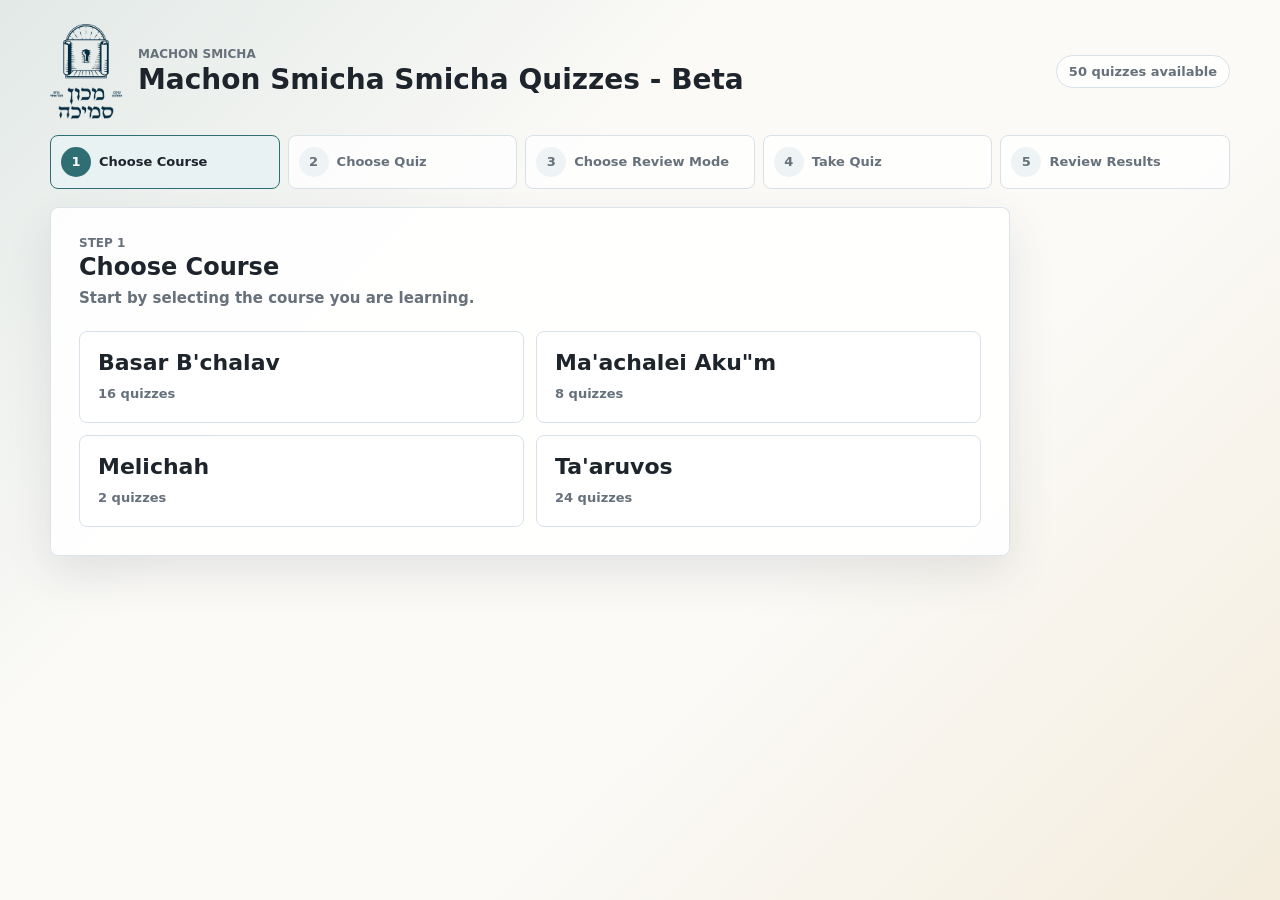
<file: index.html>
<!doctype html>
<html lang="en">
  <head>
    <meta charset="utf-8" />
    <meta name="viewport" content="width=device-width, initial-scale=1" />
    <title>Machon Smicha Quiz Beta</title>
    <link rel="stylesheet" href="styles.css" />
  </head>
  <body>
    <div class="app-shell">
      <header class="topbar">
        <div class="brand">
          <div class="brand-mark">
            <img src="assets/machon-smicha-logo.png" alt="Machon Smicha" />
          </div>
          <div>
            <p class="eyebrow">Machon Smicha</p>
            <h1>Machon Smicha Smicha Quizzes - Beta</h1>
          </div>
        </div>
        <div class="topbar-actions">
          <button class="secondary-action home-action hidden" id="homeButton" type="button">Home</button>
          <div class="status-pill" id="bankStatus">Loading quizzes</div>
        </div>
      </header>

      <nav class="student-path" aria-label="Quiz steps">
        <ol>
          <li class="is-active" data-path-step="course">
            <span>1</span>
            <strong>Choose Course</strong>
          </li>
          <li data-path-step="quiz">
            <span>2</span>
            <strong>Choose Quiz</strong>
          </li>
          <li data-path-step="review">
            <span>3</span>
            <strong>Choose Review Mode</strong>
          </li>
          <li data-path-step="take">
            <span>4</span>
            <strong>Take Quiz</strong>
          </li>
          <li data-path-step="results">
            <span>5</span>
            <strong>Review Results</strong>
          </li>
        </ol>
      </nav>

      <main>
        <section class="panel setup-panel" id="setupPanel">
          <div class="panel-heading">
            <div>
              <p class="eyebrow">Step 1</p>
              <h2>Choose Course</h2>
              <p class="panel-subtext">Start by selecting the course you are learning.</p>
            </div>
          </div>

          <div class="course-list" id="courseList"></div>

          <section class="course-quiz-panel hidden" id="courseQuizPanel">
            <div class="course-panel-top">
              <div>
                <p class="eyebrow">Step 2</p>
                <h3 id="selectedCourseTitle">Course</h3>
                <p id="selectedCourseMeta"></p>
              </div>
              <button class="secondary-action" id="backToCoursesButton" type="button">Back to Courses</button>
            </div>

            <div class="quiz-list" id="quizList"></div>

            <section class="start-panel hidden" id="startPanel">
              <div>
                <p class="eyebrow">Step 3</p>
                <h3 id="chosenQuizTitle">Quiz</h3>
                <p>Choose how you want to review answers, then start the quiz.</p>
              </div>

              <fieldset class="review-mode">
                <legend>Answer Review</legend>
                <label class="mode-choice">
                  <input type="radio" name="reviewMode" value="immediate" checked />
                  <span>
                    <strong>After each question</strong>
                    <small>Check each answer before moving on.</small>
                  </span>
                </label>
                <label class="mode-choice">
                  <input type="radio" name="reviewMode" value="end" />
                  <span>
                    <strong>At the end</strong>
                    <small>Finish the quiz first, then review everything.</small>
                  </span>
                </label>
              </fieldset>

              <button class="primary-action" id="startSelectedQuizButton" type="button">Start Quiz</button>
            </section>
          </section>
        </section>

        <section class="panel quiz-panel hidden" id="quizPanel">
          <div class="quiz-topline">
            <div>
              <p class="eyebrow">Step 4 · <span id="quizCourse">Course</span></p>
              <h2 id="quizTitle">Quiz</h2>
            </div>
            <div class="progress-box">
              <span id="progressText">1 / 1</span>
              <div class="progress-track"><div id="progressBar"></div></div>
            </div>
          </div>

          <div class="question-card">
            <div class="question-meta">
              <span id="difficultyBadge">Easy</span>
            </div>
            <h3 id="questionText"></h3>
            <div class="options-list" id="optionsList"></div>
          </div>

          <div class="quiz-actions">
            <button class="secondary-action" id="backButton" type="button">Previous Question</button>
            <button class="primary-action" id="nextButton" type="button">Next</button>
          </div>
        </section>

        <section class="results-panel hidden" id="resultsPanel">
          <div class="results-hero">
            <div>
              <p class="eyebrow">Step 5</p>
              <h2 id="scoreTitle"></h2>
              <p id="scoreSubtext"></p>
            </div>
            <button class="secondary-action" id="newAttemptButton" type="button">Retake Quiz</button>
          </div>

          <div class="review-list" id="reviewList"></div>
        </section>
      </main>
    </div>

    <script src="app.js" type="module"></script>
  </body>
</html>
</file>
<file: styles.css>
:root {
  color-scheme: light;
  --ink: #1d242b;
  --muted: #66717c;
  --line: #d9e1e8;
  --paper: #fbfaf7;
  --surface: #ffffff;
  --accent: #2f6f73;
  --accent-dark: #1e5558;
  --gold: #c79a40;
  --green: #2f7d54;
  --red: #a64242;
  --blue-soft: #e8f2f3;
  --gold-soft: #fbf3df;
  --red-soft: #f9e9e6;
  --green-soft: #e7f4ec;
  font-family: Inter, ui-sans-serif, system-ui, -apple-system, BlinkMacSystemFont, "Segoe UI", sans-serif;
}

* {
  box-sizing: border-box;
}

body {
  margin: 0;
  min-height: 100vh;
  background:
    linear-gradient(135deg, rgba(47, 111, 115, 0.12), transparent 34%),
    linear-gradient(315deg, rgba(199, 154, 64, 0.14), transparent 38%),
    var(--paper);
  color: var(--ink);
}

button,
select {
  font: inherit;
}

button {
  cursor: pointer;
}

.app-shell {
  width: min(1180px, calc(100% - 32px));
  margin: 0 auto;
  padding: 24px 0 48px;
}

.topbar {
  display: flex;
  align-items: center;
  justify-content: space-between;
  gap: 20px;
  margin-bottom: 16px;
}

.brand {
  display: flex;
  align-items: center;
  gap: 16px;
}

.brand-mark {
  width: 72px;
  min-width: 72px;
  display: flex;
  align-items: center;
  justify-content: center;
}

.brand-mark img {
  display: block;
  width: 72px;
  height: auto;
}

.eyebrow {
  margin: 0 0 4px;
  color: var(--muted);
  font-size: 12px;
  font-weight: 700;
  letter-spacing: 0;
  text-transform: uppercase;
}

h1,
h2,
h3,
p {
  margin-top: 0;
}

h1 {
  margin-bottom: 0;
  font-size: 28px;
  line-height: 1.1;
}

h2 {
  margin-bottom: 0;
  font-size: 24px;
  line-height: 1.15;
}

h3 {
  font-size: 24px;
  line-height: 1.3;
}

.status-pill,
.metric,
.question-meta span {
  border: 1px solid var(--line);
  background: rgba(255, 255, 255, 0.76);
  border-radius: 999px;
  padding: 8px 12px;
  color: var(--muted);
  font-size: 13px;
  font-weight: 700;
}

.topbar-actions {
  display: flex;
  align-items: center;
  gap: 10px;
}

.home-action {
  min-height: 38px;
  padding: 0 14px;
}

main {
  display: grid;
  gap: 18px;
}

.student-path {
  margin-bottom: 18px;
}

.student-path ol {
  display: grid;
  grid-template-columns: repeat(5, minmax(0, 1fr));
  gap: 8px;
  margin: 0;
  padding: 0;
  list-style: none;
}

.student-path li {
  display: grid;
  grid-template-columns: 30px 1fr;
  gap: 8px;
  align-items: center;
  min-height: 54px;
  border: 1px solid var(--line);
  border-radius: 8px;
  padding: 10px;
  background: rgba(255, 255, 255, 0.78);
  color: var(--muted);
}

.student-path span {
  display: inline-grid;
  place-items: center;
  width: 30px;
  height: 30px;
  border-radius: 999px;
  background: #eef3f5;
  color: var(--muted);
  font-size: 13px;
  font-weight: 900;
}

.student-path strong {
  font-size: 13px;
  line-height: 1.2;
}

.student-path li.is-active {
  border-color: var(--accent);
  background: var(--blue-soft);
  color: var(--ink);
}

.student-path li.is-active span {
  background: var(--accent);
  color: #fff;
}

.student-path li.is-complete {
  border-color: #d7dde2;
  background: rgba(236, 240, 243, 0.78);
  color: #8a949e;
}

.student-path li.is-complete span {
  background: #a8b1ba;
  color: #fff;
}

.panel,
.results-panel {
  background: rgba(255, 255, 255, 0.88);
  border: 1px solid rgba(217, 225, 232, 0.9);
  border-radius: 8px;
  box-shadow: 0 18px 45px rgba(55, 69, 79, 0.12);
}

.setup-panel {
  padding: 28px;
  max-width: 960px;
}

.panel-heading,
.quiz-topline,
.results-hero {
  display: flex;
  justify-content: space-between;
  gap: 24px;
  align-items: flex-start;
}

.panel-subtext {
  margin: 8px 0 0;
  color: var(--muted);
  font-size: 15px;
  font-weight: 700;
}

.field-label {
  display: block;
  margin: 28px 0 8px;
  color: var(--muted);
  font-weight: 700;
  font-size: 13px;
}

.quiz-summary {
  display: grid;
  grid-template-columns: repeat(4, minmax(0, 1fr));
  gap: 10px;
  margin: 18px 0 24px;
}

.summary-tile {
  min-height: 76px;
  border: 1px solid var(--line);
  border-radius: 8px;
  padding: 12px;
  background: #fff;
}

.summary-tile strong {
  display: block;
  margin-bottom: 6px;
  font-size: 20px;
}

.summary-tile span {
  color: var(--muted);
  font-size: 13px;
}

.quiz-list {
  display: grid;
  gap: 12px;
  margin-top: 24px;
}

.course-list {
  display: grid;
  grid-template-columns: repeat(2, minmax(0, 1fr));
  gap: 12px;
  margin-top: 24px;
}

.course-card {
  display: grid;
  gap: 6px;
  min-height: 92px;
  border: 1px solid var(--line);
  border-radius: 8px;
  padding: 18px;
  background: #fff;
  color: var(--ink);
  text-align: left;
  transition:
    border-color 0.15s ease,
    background 0.15s ease,
    transform 0.15s ease;
}

.course-card span {
  font-size: 22px;
  font-weight: 900;
  line-height: 1.2;
}

.course-card small {
  color: var(--muted);
  font-size: 13px;
  font-weight: 800;
}

.course-card:hover,
.course-card.is-active {
  border-color: var(--accent);
  background: var(--blue-soft);
}

.course-card:hover {
  transform: translateY(-1px);
}

.course-quiz-panel {
  margin-top: 18px;
  border-top: 1px solid var(--line);
  padding-top: 22px;
}

.course-panel-top {
  display: flex;
  justify-content: space-between;
  gap: 18px;
  align-items: flex-start;
}

#selectedCourseTitle {
  margin-bottom: 4px;
}

#selectedCourseMeta {
  margin-bottom: 0;
  color: var(--muted);
  font-size: 14px;
  font-weight: 800;
}

.review-mode {
  display: grid;
  grid-template-columns: repeat(2, minmax(0, 1fr));
  gap: 10px;
  border: 0;
  margin: 20px 0 0;
  padding: 0;
}

.review-mode legend {
  grid-column: 1 / -1;
  margin-bottom: 8px;
  color: var(--muted);
  font-size: 13px;
  font-weight: 900;
}

.mode-choice {
  display: grid;
  grid-template-columns: 28px 1fr;
  gap: 10px;
  align-items: start;
  min-height: 72px;
  border: 1px solid var(--line);
  border-radius: 8px;
  padding: 13px;
  background: #fff;
}

.mode-choice:has(input:checked) {
  border-color: var(--accent);
  background: var(--blue-soft);
}

.mode-choice input {
  width: 18px;
  height: 18px;
  margin: 3px 0 0;
  accent-color: var(--accent);
}

.mode-choice strong,
.mode-choice small {
  display: block;
}

.mode-choice strong {
  margin-bottom: 3px;
}

.mode-choice small {
  color: var(--muted);
  line-height: 1.35;
}

.start-panel {
  display: grid;
  gap: 16px;
  margin-top: 18px;
  border: 1px solid var(--line);
  border-radius: 8px;
  padding: 16px;
  background: #fff;
}

.start-panel h3 {
  margin-bottom: 0;
  font-size: 20px;
}

.start-panel p {
  margin: 6px 0 0;
  color: var(--muted);
  font-size: 14px;
  font-weight: 700;
}

.start-panel .review-mode {
  margin-top: 0;
}

.start-panel .primary-action {
  justify-self: start;
}

.quiz-choice {
  display: grid;
  grid-template-columns: minmax(0, 1fr) auto;
  gap: 18px;
  align-items: center;
  border: 1px solid var(--line);
  border-radius: 8px;
  padding: 16px;
  background: #fff;
  transition:
    border-color 0.15s ease,
    background 0.15s ease;
}

.quiz-choice.is-selected {
  border-color: var(--accent);
  background: var(--blue-soft);
}

.quiz-choice h3 {
  margin-bottom: 4px;
  font-size: 19px;
}

.quiz-choice p {
  margin-bottom: 0;
  color: var(--muted);
  font-size: 14px;
  font-weight: 700;
}

.quiz-details {
  display: flex;
  flex-wrap: wrap;
  gap: 7px;
  color: var(--muted);
  font-size: 12px;
  font-weight: 700;
}

.quiz-details span {
  border: 1px solid var(--line);
  border-radius: 999px;
  padding: 5px 8px;
  background: #fbfdfe;
}

.primary-action,
.secondary-action {
  min-height: 44px;
  border-radius: 6px;
  padding: 0 18px;
  font-weight: 800;
}

.primary-action:focus-visible,
.secondary-action:focus-visible,
.course-card:focus-visible,
.mode-choice:focus-within,
.option-card:focus-within {
  outline: 3px solid rgba(47, 111, 115, 0.24);
  outline-offset: 2px;
}

.primary-action {
  border: 1px solid var(--accent-dark);
  background: var(--accent);
  color: white;
}

.primary-action:disabled {
  opacity: 0.48;
  cursor: not-allowed;
}

.secondary-action:disabled {
  opacity: 0.48;
  cursor: not-allowed;
}

.secondary-action {
  border: 1px solid var(--line);
  background: white;
  color: var(--ink);
}

.quiz-panel {
  padding: 24px;
}

.progress-box {
  min-width: 220px;
  text-align: right;
  color: var(--muted);
  font-weight: 800;
}

.progress-track {
  height: 8px;
  width: 100%;
  background: #e8edf1;
  border-radius: 999px;
  margin-top: 10px;
  overflow: hidden;
}

#progressBar {
  height: 100%;
  width: 0%;
  background: var(--accent);
}

.question-card {
  margin-top: 22px;
  padding: 24px;
  background: #fff;
  border: 1px solid var(--line);
  border-radius: 8px;
}

.question-meta {
  display: flex;
  gap: 8px;
  flex-wrap: wrap;
  margin-bottom: 14px;
}

.options-list {
  display: grid;
  gap: 10px;
}

.option-card {
  display: grid;
  grid-template-columns: 38px 1fr;
  gap: 12px;
  align-items: start;
  min-height: 62px;
  border: 1px solid var(--line);
  border-radius: 8px;
  padding: 12px;
  background: #fff;
}

.option-card input {
  margin: 11px auto 0;
  width: 18px;
  height: 18px;
  accent-color: var(--accent);
}

.option-card:has(input:checked) {
  border-color: var(--accent);
  background: var(--blue-soft);
}

.option-card.is-revealed {
  grid-template-columns: 38px 1fr;
}

.option-card.is-correct {
  border-color: rgba(47, 125, 84, 0.42);
  background: var(--green-soft);
}

.option-card.is-incorrect {
  border-color: rgba(166, 66, 66, 0.42);
  background: var(--red-soft);
}

.option-letter {
  font-weight: 900;
  color: var(--accent-dark);
}

.option-heading {
  display: flex;
  align-items: center;
  gap: 8px;
  margin-bottom: 4px;
}

.answer-tag {
  display: inline-flex;
  align-items: center;
  min-height: 22px;
  border-radius: 999px;
  padding: 0 8px;
  font-size: 12px;
  font-weight: 900;
}

.correct-tag {
  color: var(--green);
  background: rgba(255, 255, 255, 0.74);
}

.selected-tag {
  color: var(--red);
  background: rgba(255, 255, 255, 0.74);
}

.inline-explanation {
  display: block;
  margin-top: 10px;
  border: 1px solid rgba(199, 154, 64, 0.28);
  border-radius: 8px;
  padding: 10px;
  background: rgba(251, 243, 223, 0.82);
  color: #34414a;
  line-height: 1.5;
}

.inline-explanation strong {
  display: block;
  margin-bottom: 4px;
  color: var(--ink);
}

.question-feedback {
  border-radius: 8px;
  padding: 13px 14px;
  border: 1px solid var(--line);
  display: grid;
  gap: 4px;
  font-weight: 800;
}

.question-feedback span {
  color: var(--muted);
  font-size: 13px;
}

.question-feedback.correct {
  border-color: rgba(47, 125, 84, 0.36);
  background: var(--green-soft);
}

.question-feedback.incorrect {
  border-color: rgba(166, 66, 66, 0.34);
  background: var(--red-soft);
}

.question-feedback.skipped {
  border-color: rgba(199, 154, 64, 0.4);
  background: var(--gold-soft);
}

.quiz-actions {
  display: flex;
  justify-content: space-between;
  gap: 12px;
  margin-top: 18px;
}

.results-panel {
  padding: 24px;
}

.results-hero {
  margin-bottom: 18px;
}

#scoreTitle {
  font-size: 34px;
}

#scoreSubtext {
  margin-bottom: 0;
  color: var(--muted);
  font-weight: 700;
}

.review-list {
  display: grid;
  gap: 12px;
}

.review-card {
  border: 1px solid var(--line);
  border-radius: 8px;
  background: #fff;
  overflow: hidden;
}

.review-card.correct {
  border-color: rgba(47, 125, 84, 0.36);
}

.review-card.incorrect {
  border-color: rgba(166, 66, 66, 0.34);
}

.review-card.skipped {
  border-color: rgba(199, 154, 64, 0.4);
}

.review-header {
  display: grid;
  grid-template-columns: minmax(0, 1fr) auto;
  gap: 16px;
  padding: 16px;
  border-bottom: 1px solid var(--line);
}

.review-header h3 {
  margin-bottom: 8px;
  font-size: 18px;
}

.result-badge {
  align-self: start;
  border-radius: 999px;
  padding: 7px 10px;
  font-weight: 900;
  font-size: 13px;
}

.result-badge.correct {
  color: var(--green);
  background: var(--green-soft);
}

.result-badge.incorrect {
  color: var(--red);
  background: var(--red-soft);
}

.result-badge.skipped {
  color: #8a641f;
  background: var(--gold-soft);
}

.source-line {
  color: var(--muted);
  font-size: 13px;
  font-weight: 700;
}

.review-body {
  display: grid;
  gap: 12px;
  padding: 16px;
}

.answer-grid {
  display: grid;
  grid-template-columns: repeat(2, minmax(0, 1fr));
  gap: 10px;
}

.answer-pill {
  border-radius: 8px;
  border: 1px solid var(--line);
  padding: 12px;
  background: #fff;
  display: grid;
  gap: 10px;
}

.answer-pill.is-correct {
  background: var(--green-soft);
  border-color: rgba(47, 125, 84, 0.34);
}

.answer-pill.is-selected:not(.is-correct) {
  background: var(--red-soft);
  border-color: rgba(166, 66, 66, 0.32);
}

.answer-pill strong {
  display: block;
  margin-bottom: 0;
}

.answer-text {
  display: block;
  line-height: 1.45;
}

.answer-explanation {
  border-radius: 8px;
  padding: 12px;
  background: var(--gold-soft);
  border: 1px solid rgba(199, 154, 64, 0.28);
}

.answer-explanation h4 {
  margin: 0 0 8px;
  font-size: 15px;
}

.answer-explanation p {
  margin: 0;
  color: #34414a;
  line-height: 1.5;
}

.hidden {
  display: none;
}

@media (max-width: 760px) {
  .app-shell {
    width: min(100% - 20px, 1180px);
    padding-top: 14px;
  }

  .topbar,
  .panel-heading,
  .quiz-topline,
  .results-hero,
  .review-header {
    display: grid;
  }

  .topbar-actions {
    justify-content: start;
  }

  .student-path ol {
    grid-template-columns: 1fr;
  }

  .student-path li {
    min-height: 48px;
  }

  .quiz-summary,
  .answer-grid,
  .quiz-choice,
  .course-list,
  .review-mode {
    grid-template-columns: 1fr;
  }

  .course-panel-top {
    display: grid;
  }

  .progress-box {
    text-align: left;
    min-width: 0;
  }

  .setup-panel,
  .quiz-panel,
  .results-panel,
  .question-card {
    padding: 16px;
  }
}
</file>
